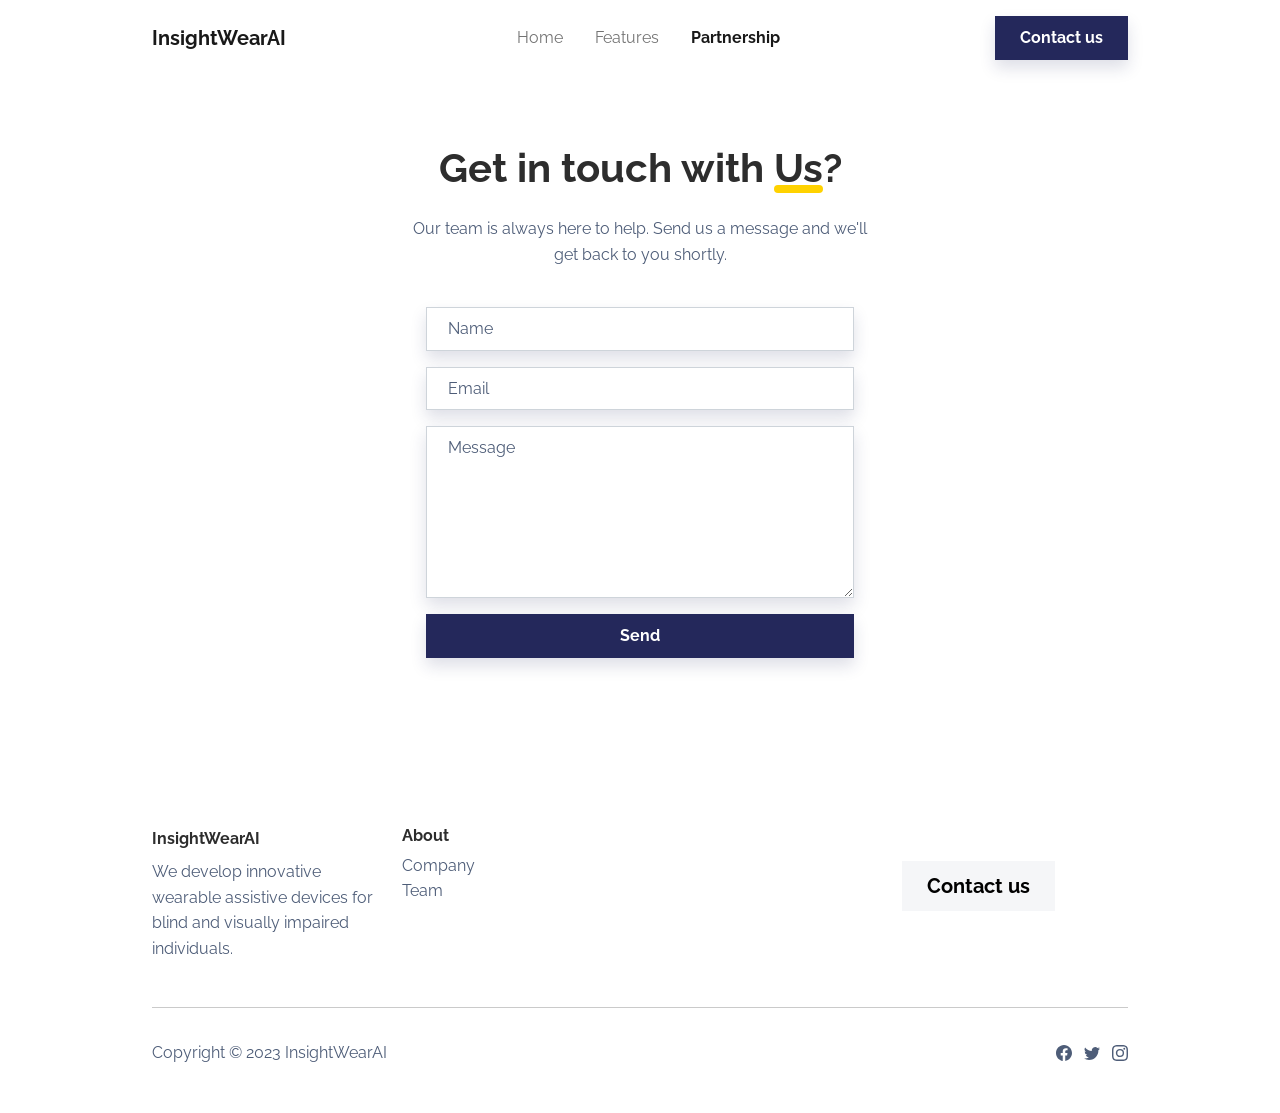
<file: contacts.html>
<!DOCTYPE html>
<html lang="en">

<head>
    <meta charset="utf-8">
    <meta name="viewport" content="width=device-width, initial-scale=1.0, shrink-to-fit=no">
    <title>Contacts - InsightWearAI</title>
    <meta name="description" content="InsightWearAI is a company that develops innovative gloves and wearable assistive devices for blind and visually impaired individuals. These devices are designed to provide users with greater independence and mobility by helping them navigate their surroundings and interact with the world around them.">
    <link rel="stylesheet" href="assets/bootstrap/css/bootstrap.min.css">
    <link rel="stylesheet" href="assets/css/Raleway.css">
</head>

<body>
    <!-- Start: Navbar Centered Links -->
    <nav class="navbar navbar-light navbar-expand-md fixed-top navbar-shrink py-3" id="mainNav">
        <div class="container"><a class="navbar-brand d-flex align-items-center" href="/"><span>InsightWearAI</span></a><button data-bs-toggle="collapse" class="navbar-toggler" data-bs-target="#navcol-1"><span class="visually-hidden">Toggle navigation</span><span class="navbar-toggler-icon"></span></button>
            <div class="collapse navbar-collapse" id="navcol-1">
                <ul class="navbar-nav mx-auto">
                    <li class="nav-item"><a class="nav-link" href="index.html">Home</a></li>
                    <li class="nav-item"><a class="nav-link" href="features.html">Features</a></li>
                    <li class="nav-item"></li>
                    <li class="nav-item"></li>
                    <li class="nav-item"></li>
                    <li class="nav-item"><a class="nav-link active" href="contacts.html">Partnership</a></li>
                    <li class="nav-item"></li>
                    <li class="nav-item"></li>
                </ul><a class="btn btn-primary shadow" role="button" href="signup.html">Contact us</a>
            </div>
        </div>
    </nav><!-- End: Navbar Centered Links -->
    <!-- Start: Contact Details -->
    <section class="py-5 mt-5">
        <div class="container py-5">
            <div class="row">
                <div class="col-md-8 col-xl-6 text-center mx-auto">
                    <h2 class="display-6 fw-bold mb-4">Get in touch with&nbsp;<span class="underline">Us</span>?</h2>
                    <p class="text-muted">Our team is always here to help. Send us a message and we'll get back to you shortly.</p>
                </div>
            </div>
            <div class="row d-flex justify-content-center">
                <div class="col-md-6">
                    <div>
                        <form class="p-3 p-xl-4" method="post">
                            <!-- Start: Success Example -->
                            <div class="mb-3"><input class="shadow form-control" type="text" id="name-1" name="name" placeholder="Name"></div><!-- End: Success Example -->
                            <!-- Start: Error Example -->
                            <div class="mb-3"><input class="shadow form-control" type="email" id="email-1" name="email" placeholder="Email"></div><!-- End: Error Example -->
                            <div class="mb-3"><textarea class="shadow form-control" id="message-1" name="message" rows="6" placeholder="Message"></textarea></div>
                            <div><button class="btn btn-primary shadow d-block w-100" type="submit">Send </button></div>
                        </form>
                    </div>
                </div>
            </div>
        </div>
    </section><!-- End: Contact Details -->
    <!-- Start: Footer Multi Column -->
    <footer>
        <div class="container py-4 py-lg-5">
            <div class="row row-cols-2 row-cols-md-4">
                <!-- Start: Social Icons -->
                <div class="col-12 col-md-3">
                    <div class="fw-bold d-flex align-items-center mb-2"><span>InsightWearAI</span></div>
                    <p class="text-muted">We develop innovative wearable assistive devices for blind and visually impaired individuals.&nbsp;</p>
                </div><!-- End: Social Icons -->
                <!-- Start: About -->
                <div class="col-sm-4 col-md-3 text-lg-start d-flex flex-column">
                    <h3 class="fs-6 fw-bold">About</h3>
                    <ul class="list-unstyled">
                        <li><a href="#">Company</a></li>
                        <li><a href="#">Team</a></li>
                        <li></li>
                    </ul>
                </div><!-- End: About -->
                <!-- Start: Careers -->
                <div class="col-sm-4 col-md-3 text-lg-start d-flex flex-column">
                    <ul class="list-unstyled">
                        <li></li>
                        <li></li>
                    </ul>
                </div><!-- End: Careers -->
                <div class="col"><a class="btn btn-light fs-5 py-2 px-4" role="button" href="contacts.html" style="padding-bottom: 0px;margin-bottom: 80px;margin-top: 35px;">Contact us</a></div>
            </div>
            <hr>
            <div class="text-muted d-flex justify-content-between align-items-center pt-3">
                <p class="mb-0">Copyright © 2023 InsightWearAI</p>
                <ul class="list-inline mb-0">
                    <li class="list-inline-item"><svg xmlns="http://www.w3.org/2000/svg" width="1em" height="1em" fill="currentColor" viewBox="0 0 16 16" class="bi bi-facebook">
                            <path d="M16 8.049c0-4.446-3.582-8.05-8-8.05C3.58 0-.002 3.603-.002 8.05c0 4.017 2.926 7.347 6.75 7.951v-5.625h-2.03V8.05H6.75V6.275c0-2.017 1.195-3.131 3.022-3.131.876 0 1.791.157 1.791.157v1.98h-1.009c-.993 0-1.303.621-1.303 1.258v1.51h2.218l-.354 2.326H9.25V16c3.824-.604 6.75-3.934 6.75-7.951z"></path>
                        </svg></li>
                    <li class="list-inline-item"><svg xmlns="http://www.w3.org/2000/svg" width="1em" height="1em" fill="currentColor" viewBox="0 0 16 16" class="bi bi-twitter">
                            <path d="M5.026 15c6.038 0 9.341-5.003 9.341-9.334 0-.14 0-.282-.006-.422A6.685 6.685 0 0 0 16 3.542a6.658 6.658 0 0 1-1.889.518 3.301 3.301 0 0 0 1.447-1.817 6.533 6.533 0 0 1-2.087.793A3.286 3.286 0 0 0 7.875 6.03a9.325 9.325 0 0 1-6.767-3.429 3.289 3.289 0 0 0 1.018 4.382A3.323 3.323 0 0 1 .64 6.575v.045a3.288 3.288 0 0 0 2.632 3.218 3.203 3.203 0 0 1-.865.115 3.23 3.23 0 0 1-.614-.057 3.283 3.283 0 0 0 3.067 2.277A6.588 6.588 0 0 1 .78 13.58a6.32 6.32 0 0 1-.78-.045A9.344 9.344 0 0 0 5.026 15z"></path>
                        </svg></li>
                    <li class="list-inline-item"><svg xmlns="http://www.w3.org/2000/svg" width="1em" height="1em" fill="currentColor" viewBox="0 0 16 16" class="bi bi-instagram">
                            <path d="M8 0C5.829 0 5.556.01 4.703.048 3.85.088 3.269.222 2.76.42a3.917 3.917 0 0 0-1.417.923A3.927 3.927 0 0 0 .42 2.76C.222 3.268.087 3.85.048 4.7.01 5.555 0 5.827 0 8.001c0 2.172.01 2.444.048 3.297.04.852.174 1.433.372 1.942.205.526.478.972.923 1.417.444.445.89.719 1.416.923.51.198 1.09.333 1.942.372C5.555 15.99 5.827 16 8 16s2.444-.01 3.298-.048c.851-.04 1.434-.174 1.943-.372a3.916 3.916 0 0 0 1.416-.923c.445-.445.718-.891.923-1.417.197-.509.332-1.09.372-1.942C15.99 10.445 16 10.173 16 8s-.01-2.445-.048-3.299c-.04-.851-.175-1.433-.372-1.941a3.926 3.926 0 0 0-.923-1.417A3.911 3.911 0 0 0 13.24.42c-.51-.198-1.092-.333-1.943-.372C10.443.01 10.172 0 7.998 0h.003zm-.717 1.442h.718c2.136 0 2.389.007 3.232.046.78.035 1.204.166 1.486.275.373.145.64.319.92.599.28.28.453.546.598.92.11.281.24.705.275 1.485.039.843.047 1.096.047 3.231s-.008 2.389-.047 3.232c-.035.78-.166 1.203-.275 1.485a2.47 2.47 0 0 1-.599.919c-.28.28-.546.453-.92.598-.28.11-.704.24-1.485.276-.843.038-1.096.047-3.232.047s-2.39-.009-3.233-.047c-.78-.036-1.203-.166-1.485-.276a2.478 2.478 0 0 1-.92-.598 2.48 2.48 0 0 1-.6-.92c-.109-.281-.24-.705-.275-1.485-.038-.843-.046-1.096-.046-3.233 0-2.136.008-2.388.046-3.231.036-.78.166-1.204.276-1.486.145-.373.319-.64.599-.92.28-.28.546-.453.92-.598.282-.11.705-.24 1.485-.276.738-.034 1.024-.044 2.515-.045v.002zm4.988 1.328a.96.96 0 1 0 0 1.92.96.96 0 0 0 0-1.92zm-4.27 1.122a4.109 4.109 0 1 0 0 8.217 4.109 4.109 0 0 0 0-8.217zm0 1.441a2.667 2.667 0 1 1 0 5.334 2.667 2.667 0 0 1 0-5.334z"></path>
                        </svg></li>
                </ul>
            </div>
        </div>
    </footer><!-- End: Footer Multi Column -->
    <script src="https://cdn.jsdelivr.net/npm/bootstrap@5.2.2/dist/js/bootstrap.bundle.min.js"></script>
    <script src="assets/js/startup-modern.js"></script>
</body>

</html>
</file>
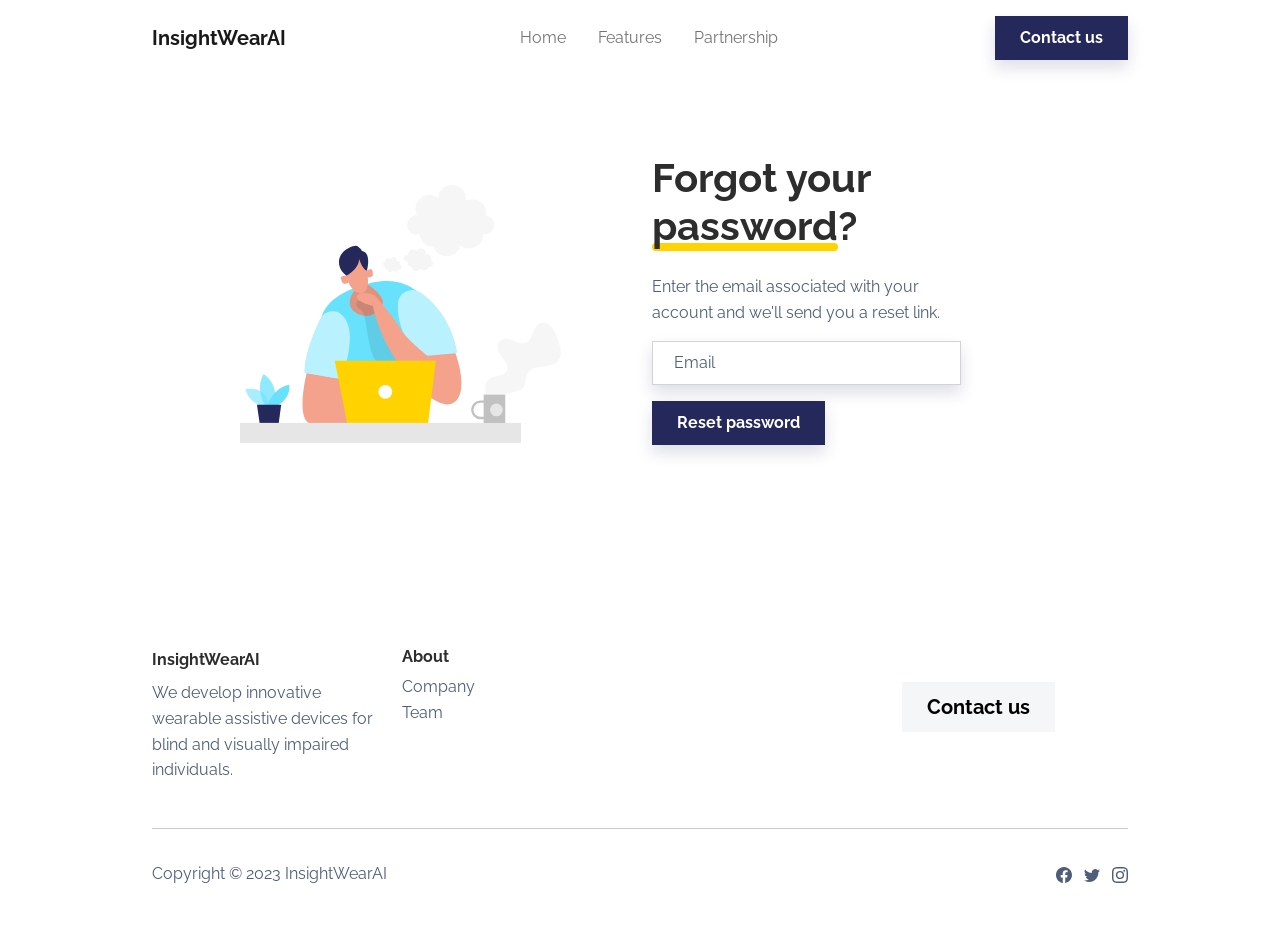
<file: forgotten-password.html>
<!DOCTYPE html>
<html lang="en">

<head>
    <meta charset="utf-8">
    <meta name="viewport" content="width=device-width, initial-scale=1.0, shrink-to-fit=no">
    <title>Forgotten Password - InsightWearAI</title>
    <meta name="description" content="InsightWearAI is a company that develops innovative gloves and wearable assistive devices for blind and visually impaired individuals. These devices are designed to provide users with greater independence and mobility by helping them navigate their surroundings and interact with the world around them.">
    <link rel="stylesheet" href="assets/bootstrap/css/bootstrap.min.css">
    <link rel="stylesheet" href="assets/css/Raleway.css">
</head>

<body>
    <!-- Start: Navbar Centered Links -->
    <nav class="navbar navbar-light navbar-expand-md fixed-top navbar-shrink py-3" id="mainNav">
        <div class="container"><a class="navbar-brand d-flex align-items-center" href="/"><span>InsightWearAI</span></a><button data-bs-toggle="collapse" class="navbar-toggler" data-bs-target="#navcol-1"><span class="visually-hidden">Toggle navigation</span><span class="navbar-toggler-icon"></span></button>
            <div class="collapse navbar-collapse" id="navcol-1">
                <ul class="navbar-nav mx-auto">
                    <li class="nav-item"><a class="nav-link" href="index.html">Home</a></li>
                    <li class="nav-item"><a class="nav-link" href="features.html">Features</a></li>
                    <li class="nav-item"></li>
                    <li class="nav-item"></li>
                    <li class="nav-item"></li>
                    <li class="nav-item"><a class="nav-link" href="contacts.html">Partnership</a></li>
                    <li class="nav-item"></li>
                    <li class="nav-item"></li>
                </ul><a class="btn btn-primary shadow" role="button" href="signup.html">Contact us</a>
            </div>
        </div>
    </nav><!-- End: Navbar Centered Links -->
    <section class="py-4 py-md-5 mt-5">
        <div class="container py-md-5">
            <div class="row d-flex align-items-center">
                <div class="col-md-6 text-center"><img class="img-fluid w-100" src="assets/img/illustrations/desk.svg"></div>
                <div class="col-md-5 col-xl-4 text-center text-md-start">
                    <h2 class="display-6 fw-bold mb-4">Forgot your <span class="underline">password</span>?</h2>
                    <p class="text-muted">Enter the email associated with your account and we'll send you a reset link.</p>
                    <form method="post">
                        <div class="mb-3"><input class="shadow form-control" type="email" name="email" placeholder="Email"></div>
                        <div class="mb-5"><button class="btn btn-primary shadow" type="submit">Reset password</button></div>
                    </form>
                </div>
            </div>
        </div>
    </section><!-- Start: Footer Multi Column -->
    <footer>
        <div class="container py-4 py-lg-5">
            <div class="row row-cols-2 row-cols-md-4">
                <!-- Start: Social Icons -->
                <div class="col-12 col-md-3">
                    <div class="fw-bold d-flex align-items-center mb-2"><span>InsightWearAI</span></div>
                    <p class="text-muted">We develop innovative wearable assistive devices for blind and visually impaired individuals.&nbsp;</p>
                </div><!-- End: Social Icons -->
                <!-- Start: About -->
                <div class="col-sm-4 col-md-3 text-lg-start d-flex flex-column">
                    <h3 class="fs-6 fw-bold">About</h3>
                    <ul class="list-unstyled">
                        <li><a href="#">Company</a></li>
                        <li><a href="#">Team</a></li>
                        <li></li>
                    </ul>
                </div><!-- End: About -->
                <!-- Start: Careers -->
                <div class="col-sm-4 col-md-3 text-lg-start d-flex flex-column">
                    <ul class="list-unstyled">
                        <li></li>
                        <li></li>
                    </ul>
                </div><!-- End: Careers -->
                <div class="col"><a class="btn btn-light fs-5 py-2 px-4" role="button" href="contacts.html" style="padding-bottom: 0px;margin-bottom: 80px;margin-top: 35px;">Contact us</a></div>
            </div>
            <hr>
            <div class="text-muted d-flex justify-content-between align-items-center pt-3">
                <p class="mb-0">Copyright © 2023 InsightWearAI</p>
                <ul class="list-inline mb-0">
                    <li class="list-inline-item"><svg xmlns="http://www.w3.org/2000/svg" width="1em" height="1em" fill="currentColor" viewBox="0 0 16 16" class="bi bi-facebook">
                            <path d="M16 8.049c0-4.446-3.582-8.05-8-8.05C3.58 0-.002 3.603-.002 8.05c0 4.017 2.926 7.347 6.75 7.951v-5.625h-2.03V8.05H6.75V6.275c0-2.017 1.195-3.131 3.022-3.131.876 0 1.791.157 1.791.157v1.98h-1.009c-.993 0-1.303.621-1.303 1.258v1.51h2.218l-.354 2.326H9.25V16c3.824-.604 6.75-3.934 6.75-7.951z"></path>
                        </svg></li>
                    <li class="list-inline-item"><svg xmlns="http://www.w3.org/2000/svg" width="1em" height="1em" fill="currentColor" viewBox="0 0 16 16" class="bi bi-twitter">
                            <path d="M5.026 15c6.038 0 9.341-5.003 9.341-9.334 0-.14 0-.282-.006-.422A6.685 6.685 0 0 0 16 3.542a6.658 6.658 0 0 1-1.889.518 3.301 3.301 0 0 0 1.447-1.817 6.533 6.533 0 0 1-2.087.793A3.286 3.286 0 0 0 7.875 6.03a9.325 9.325 0 0 1-6.767-3.429 3.289 3.289 0 0 0 1.018 4.382A3.323 3.323 0 0 1 .64 6.575v.045a3.288 3.288 0 0 0 2.632 3.218 3.203 3.203 0 0 1-.865.115 3.23 3.23 0 0 1-.614-.057 3.283 3.283 0 0 0 3.067 2.277A6.588 6.588 0 0 1 .78 13.58a6.32 6.32 0 0 1-.78-.045A9.344 9.344 0 0 0 5.026 15z"></path>
                        </svg></li>
                    <li class="list-inline-item"><svg xmlns="http://www.w3.org/2000/svg" width="1em" height="1em" fill="currentColor" viewBox="0 0 16 16" class="bi bi-instagram">
                            <path d="M8 0C5.829 0 5.556.01 4.703.048 3.85.088 3.269.222 2.76.42a3.917 3.917 0 0 0-1.417.923A3.927 3.927 0 0 0 .42 2.76C.222 3.268.087 3.85.048 4.7.01 5.555 0 5.827 0 8.001c0 2.172.01 2.444.048 3.297.04.852.174 1.433.372 1.942.205.526.478.972.923 1.417.444.445.89.719 1.416.923.51.198 1.09.333 1.942.372C5.555 15.99 5.827 16 8 16s2.444-.01 3.298-.048c.851-.04 1.434-.174 1.943-.372a3.916 3.916 0 0 0 1.416-.923c.445-.445.718-.891.923-1.417.197-.509.332-1.09.372-1.942C15.99 10.445 16 10.173 16 8s-.01-2.445-.048-3.299c-.04-.851-.175-1.433-.372-1.941a3.926 3.926 0 0 0-.923-1.417A3.911 3.911 0 0 0 13.24.42c-.51-.198-1.092-.333-1.943-.372C10.443.01 10.172 0 7.998 0h.003zm-.717 1.442h.718c2.136 0 2.389.007 3.232.046.78.035 1.204.166 1.486.275.373.145.64.319.92.599.28.28.453.546.598.92.11.281.24.705.275 1.485.039.843.047 1.096.047 3.231s-.008 2.389-.047 3.232c-.035.78-.166 1.203-.275 1.485a2.47 2.47 0 0 1-.599.919c-.28.28-.546.453-.92.598-.28.11-.704.24-1.485.276-.843.038-1.096.047-3.232.047s-2.39-.009-3.233-.047c-.78-.036-1.203-.166-1.485-.276a2.478 2.478 0 0 1-.92-.598 2.48 2.48 0 0 1-.6-.92c-.109-.281-.24-.705-.275-1.485-.038-.843-.046-1.096-.046-3.233 0-2.136.008-2.388.046-3.231.036-.78.166-1.204.276-1.486.145-.373.319-.64.599-.92.28-.28.546-.453.92-.598.282-.11.705-.24 1.485-.276.738-.034 1.024-.044 2.515-.045v.002zm4.988 1.328a.96.96 0 1 0 0 1.92.96.96 0 0 0 0-1.92zm-4.27 1.122a4.109 4.109 0 1 0 0 8.217 4.109 4.109 0 0 0 0-8.217zm0 1.441a2.667 2.667 0 1 1 0 5.334 2.667 2.667 0 0 1 0-5.334z"></path>
                        </svg></li>
                </ul>
            </div>
        </div>
    </footer><!-- End: Footer Multi Column -->
    <script src="https://cdn.jsdelivr.net/npm/bootstrap@5.2.2/dist/js/bootstrap.bundle.min.js"></script>
    <script src="assets/js/startup-modern.js"></script>
</body>

</html>
</file>
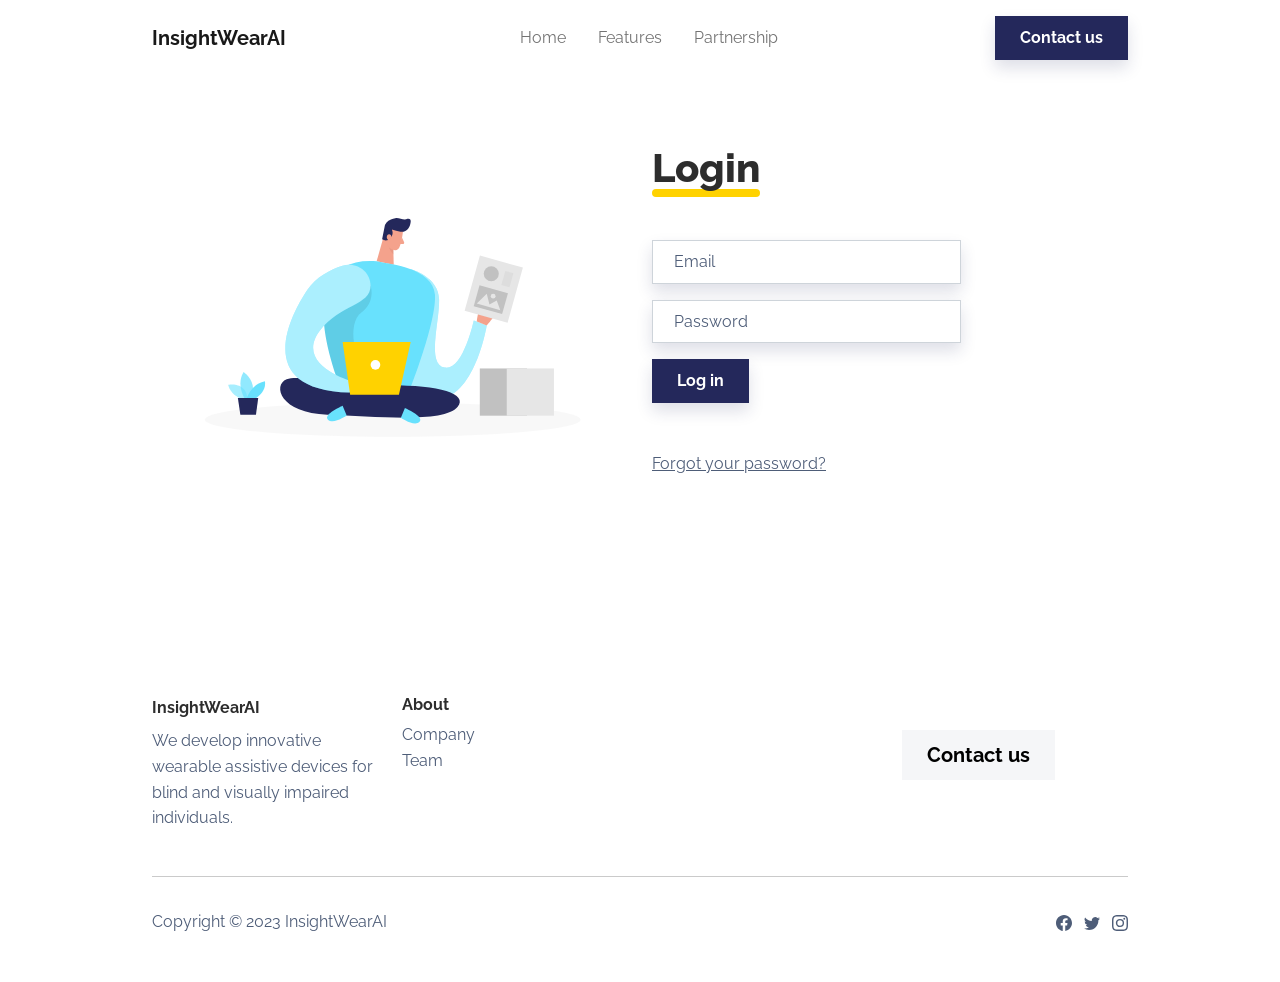
<file: login.html>
<!DOCTYPE html>
<html lang="en">

<head>
    <meta charset="utf-8">
    <meta name="viewport" content="width=device-width, initial-scale=1.0, shrink-to-fit=no">
    <title>Log in - InsightWearAI</title>
    <meta name="description" content="InsightWearAI is a company that develops innovative gloves and wearable assistive devices for blind and visually impaired individuals. These devices are designed to provide users with greater independence and mobility by helping them navigate their surroundings and interact with the world around them.">
    <link rel="stylesheet" href="assets/bootstrap/css/bootstrap.min.css">
    <link rel="stylesheet" href="assets/css/Raleway.css">
</head>

<body>
    <!-- Start: Navbar Centered Links -->
    <nav class="navbar navbar-light navbar-expand-md fixed-top navbar-shrink py-3" id="mainNav">
        <div class="container"><a class="navbar-brand d-flex align-items-center" href="/"><span>InsightWearAI</span></a><button data-bs-toggle="collapse" class="navbar-toggler" data-bs-target="#navcol-1"><span class="visually-hidden">Toggle navigation</span><span class="navbar-toggler-icon"></span></button>
            <div class="collapse navbar-collapse" id="navcol-1">
                <ul class="navbar-nav mx-auto">
                    <li class="nav-item"><a class="nav-link" href="index.html">Home</a></li>
                    <li class="nav-item"><a class="nav-link" href="features.html">Features</a></li>
                    <li class="nav-item"></li>
                    <li class="nav-item"></li>
                    <li class="nav-item"></li>
                    <li class="nav-item"><a class="nav-link" href="contacts.html">Partnership</a></li>
                    <li class="nav-item"></li>
                    <li class="nav-item"></li>
                </ul><a class="btn btn-primary shadow" role="button" href="signup.html">Contact us</a>
            </div>
        </div>
    </nav><!-- End: Navbar Centered Links -->
    <!-- Start: Login Form -->
    <section class="py-4 py-md-5 my-5">
        <div class="container py-md-5">
            <div class="row">
                <div class="col-md-6 text-center"><img class="img-fluid w-100" src="assets/img/illustrations/login.svg"></div>
                <div class="col-md-5 col-xl-4 text-center text-md-start">
                    <h2 class="display-6 fw-bold mb-5"><span class="underline pb-1"><strong>Login</strong><br></span></h2>
                    <form method="post">
                        <div class="mb-3"><input class="shadow form-control" type="email" name="email" placeholder="Email"></div>
                        <div class="mb-3"><input class="shadow form-control" type="password" name="password" placeholder="Password"></div>
                        <div class="mb-5"><button class="btn btn-primary shadow" type="submit">Log in</button></div>
                        <p class="text-muted"><a href="forgotten-password.html">Forgot your password?</a></p>
                    </form>
                </div>
            </div>
        </div>
    </section><!-- End: Login Form -->
    <!-- Start: Footer Multi Column -->
    <footer>
        <div class="container py-4 py-lg-5">
            <div class="row row-cols-2 row-cols-md-4">
                <!-- Start: Social Icons -->
                <div class="col-12 col-md-3">
                    <div class="fw-bold d-flex align-items-center mb-2"><span>InsightWearAI</span></div>
                    <p class="text-muted">We develop innovative wearable assistive devices for blind and visually impaired individuals.&nbsp;</p>
                </div><!-- End: Social Icons -->
                <!-- Start: About -->
                <div class="col-sm-4 col-md-3 text-lg-start d-flex flex-column">
                    <h3 class="fs-6 fw-bold">About</h3>
                    <ul class="list-unstyled">
                        <li><a href="#">Company</a></li>
                        <li><a href="#">Team</a></li>
                        <li></li>
                    </ul>
                </div><!-- End: About -->
                <!-- Start: Careers -->
                <div class="col-sm-4 col-md-3 text-lg-start d-flex flex-column">
                    <ul class="list-unstyled">
                        <li></li>
                        <li></li>
                    </ul>
                </div><!-- End: Careers -->
                <div class="col"><a class="btn btn-light fs-5 py-2 px-4" role="button" href="contacts.html" style="padding-bottom: 0px;margin-bottom: 80px;margin-top: 35px;">Contact us</a></div>
            </div>
            <hr>
            <div class="text-muted d-flex justify-content-between align-items-center pt-3">
                <p class="mb-0">Copyright © 2023 InsightWearAI</p>
                <ul class="list-inline mb-0">
                    <li class="list-inline-item"><svg xmlns="http://www.w3.org/2000/svg" width="1em" height="1em" fill="currentColor" viewBox="0 0 16 16" class="bi bi-facebook">
                            <path d="M16 8.049c0-4.446-3.582-8.05-8-8.05C3.58 0-.002 3.603-.002 8.05c0 4.017 2.926 7.347 6.75 7.951v-5.625h-2.03V8.05H6.75V6.275c0-2.017 1.195-3.131 3.022-3.131.876 0 1.791.157 1.791.157v1.98h-1.009c-.993 0-1.303.621-1.303 1.258v1.51h2.218l-.354 2.326H9.25V16c3.824-.604 6.75-3.934 6.75-7.951z"></path>
                        </svg></li>
                    <li class="list-inline-item"><svg xmlns="http://www.w3.org/2000/svg" width="1em" height="1em" fill="currentColor" viewBox="0 0 16 16" class="bi bi-twitter">
                            <path d="M5.026 15c6.038 0 9.341-5.003 9.341-9.334 0-.14 0-.282-.006-.422A6.685 6.685 0 0 0 16 3.542a6.658 6.658 0 0 1-1.889.518 3.301 3.301 0 0 0 1.447-1.817 6.533 6.533 0 0 1-2.087.793A3.286 3.286 0 0 0 7.875 6.03a9.325 9.325 0 0 1-6.767-3.429 3.289 3.289 0 0 0 1.018 4.382A3.323 3.323 0 0 1 .64 6.575v.045a3.288 3.288 0 0 0 2.632 3.218 3.203 3.203 0 0 1-.865.115 3.23 3.23 0 0 1-.614-.057 3.283 3.283 0 0 0 3.067 2.277A6.588 6.588 0 0 1 .78 13.58a6.32 6.32 0 0 1-.78-.045A9.344 9.344 0 0 0 5.026 15z"></path>
                        </svg></li>
                    <li class="list-inline-item"><svg xmlns="http://www.w3.org/2000/svg" width="1em" height="1em" fill="currentColor" viewBox="0 0 16 16" class="bi bi-instagram">
                            <path d="M8 0C5.829 0 5.556.01 4.703.048 3.85.088 3.269.222 2.76.42a3.917 3.917 0 0 0-1.417.923A3.927 3.927 0 0 0 .42 2.76C.222 3.268.087 3.85.048 4.7.01 5.555 0 5.827 0 8.001c0 2.172.01 2.444.048 3.297.04.852.174 1.433.372 1.942.205.526.478.972.923 1.417.444.445.89.719 1.416.923.51.198 1.09.333 1.942.372C5.555 15.99 5.827 16 8 16s2.444-.01 3.298-.048c.851-.04 1.434-.174 1.943-.372a3.916 3.916 0 0 0 1.416-.923c.445-.445.718-.891.923-1.417.197-.509.332-1.09.372-1.942C15.99 10.445 16 10.173 16 8s-.01-2.445-.048-3.299c-.04-.851-.175-1.433-.372-1.941a3.926 3.926 0 0 0-.923-1.417A3.911 3.911 0 0 0 13.24.42c-.51-.198-1.092-.333-1.943-.372C10.443.01 10.172 0 7.998 0h.003zm-.717 1.442h.718c2.136 0 2.389.007 3.232.046.78.035 1.204.166 1.486.275.373.145.64.319.92.599.28.28.453.546.598.92.11.281.24.705.275 1.485.039.843.047 1.096.047 3.231s-.008 2.389-.047 3.232c-.035.78-.166 1.203-.275 1.485a2.47 2.47 0 0 1-.599.919c-.28.28-.546.453-.92.598-.28.11-.704.24-1.485.276-.843.038-1.096.047-3.232.047s-2.39-.009-3.233-.047c-.78-.036-1.203-.166-1.485-.276a2.478 2.478 0 0 1-.92-.598 2.48 2.48 0 0 1-.6-.92c-.109-.281-.24-.705-.275-1.485-.038-.843-.046-1.096-.046-3.233 0-2.136.008-2.388.046-3.231.036-.78.166-1.204.276-1.486.145-.373.319-.64.599-.92.28-.28.546-.453.92-.598.282-.11.705-.24 1.485-.276.738-.034 1.024-.044 2.515-.045v.002zm4.988 1.328a.96.96 0 1 0 0 1.92.96.96 0 0 0 0-1.92zm-4.27 1.122a4.109 4.109 0 1 0 0 8.217 4.109 4.109 0 0 0 0-8.217zm0 1.441a2.667 2.667 0 1 1 0 5.334 2.667 2.667 0 0 1 0-5.334z"></path>
                        </svg></li>
                </ul>
            </div>
        </div>
    </footer><!-- End: Footer Multi Column -->
    <script src="https://cdn.jsdelivr.net/npm/bootstrap@5.2.2/dist/js/bootstrap.bundle.min.js"></script>
    <script src="assets/js/startup-modern.js"></script>
</body>

</html>
</file>
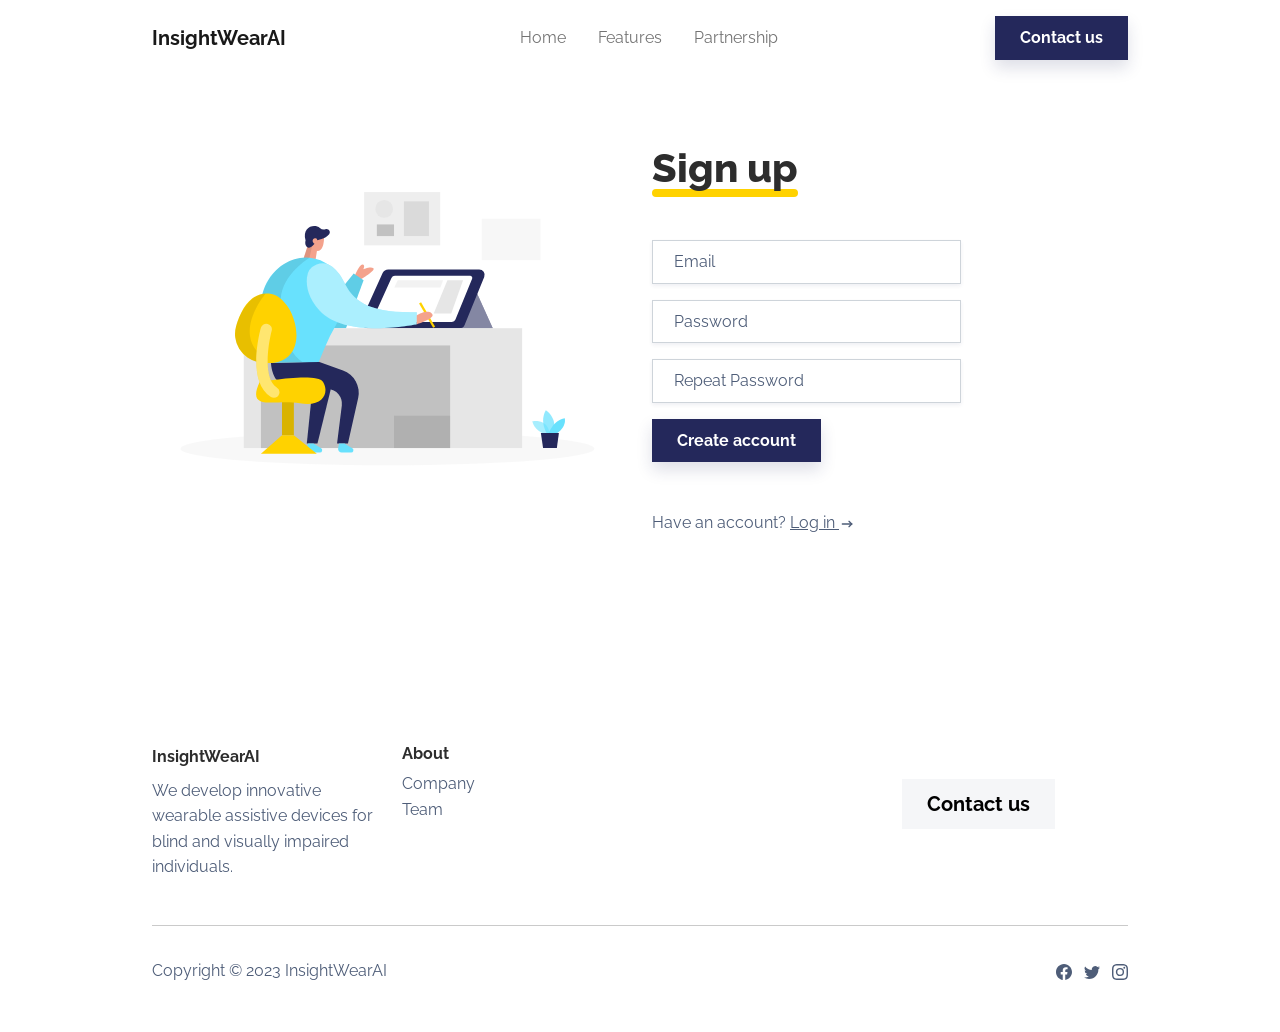
<file: signup.html>
<!DOCTYPE html>
<html lang="en">

<head>
    <meta charset="utf-8">
    <meta name="viewport" content="width=device-width, initial-scale=1.0, shrink-to-fit=no">
    <title>Sign up - InsightWearAI</title>
    <meta name="description" content="InsightWearAI is a company that develops innovative gloves and wearable assistive devices for blind and visually impaired individuals. These devices are designed to provide users with greater independence and mobility by helping them navigate their surroundings and interact with the world around them.">
    <link rel="stylesheet" href="assets/bootstrap/css/bootstrap.min.css">
    <link rel="stylesheet" href="assets/css/Raleway.css">
</head>

<body>
    <!-- Start: Navbar Centered Links -->
    <nav class="navbar navbar-light navbar-expand-md fixed-top navbar-shrink py-3" id="mainNav">
        <div class="container"><a class="navbar-brand d-flex align-items-center" href="/"><span>InsightWearAI</span></a><button data-bs-toggle="collapse" class="navbar-toggler" data-bs-target="#navcol-1"><span class="visually-hidden">Toggle navigation</span><span class="navbar-toggler-icon"></span></button>
            <div class="collapse navbar-collapse" id="navcol-1">
                <ul class="navbar-nav mx-auto">
                    <li class="nav-item"><a class="nav-link" href="index.html">Home</a></li>
                    <li class="nav-item"><a class="nav-link" href="features.html">Features</a></li>
                    <li class="nav-item"></li>
                    <li class="nav-item"></li>
                    <li class="nav-item"></li>
                    <li class="nav-item"><a class="nav-link" href="contacts.html">Partnership</a></li>
                    <li class="nav-item"></li>
                    <li class="nav-item"></li>
                </ul><a class="btn btn-primary shadow" role="button" href="signup.html">Contact us</a>
            </div>
        </div>
    </nav><!-- End: Navbar Centered Links -->
    <section class="py-4 py-md-5 my-5">
        <div class="container py-md-5">
            <div class="row">
                <div class="col-md-6 text-center"><img class="img-fluid w-100" src="assets/img/illustrations/register.svg"></div>
                <div class="col-md-5 col-xl-4 text-center text-md-start">
                    <h2 class="display-6 fw-bold mb-5"><span class="underline pb-1"><strong>Sign up</strong></span></h2>
                    <form method="post">
                        <div class="mb-3"><input class="shadow-sm form-control" type="email" name="email" placeholder="Email"></div>
                        <div class="mb-3"><input class="shadow-sm form-control" type="password" name="password" placeholder="Password"></div>
                        <div class="mb-3"><input class="shadow-sm form-control" type="password" name="password_repeat" placeholder="Repeat Password"></div>
                        <div class="mb-5"><button class="btn btn-primary shadow" type="submit">Create account</button></div>
                        <p class="text-muted">Have an account? <a href="login.html">Log in&nbsp;<svg xmlns="http://www.w3.org/2000/svg" width="1em" height="1em" viewBox="0 0 24 24" stroke-width="2" stroke="currentColor" fill="none" stroke-linecap="round" stroke-linejoin="round" class="icon icon-tabler icon-tabler-arrow-narrow-right">
                                    <path stroke="none" d="M0 0h24v24H0z" fill="none"></path>
                                    <line x1="5" y1="12" x2="19" y2="12"></line>
                                    <line x1="15" y1="16" x2="19" y2="12"></line>
                                    <line x1="15" y1="8" x2="19" y2="12"></line>
                                </svg></a>&nbsp;</p>
                    </form>
                </div>
            </div>
        </div>
    </section><!-- Start: Footer Multi Column -->
    <footer>
        <div class="container py-4 py-lg-5">
            <div class="row row-cols-2 row-cols-md-4">
                <!-- Start: Social Icons -->
                <div class="col-12 col-md-3">
                    <div class="fw-bold d-flex align-items-center mb-2"><span>InsightWearAI</span></div>
                    <p class="text-muted">We develop innovative wearable assistive devices for blind and visually impaired individuals.&nbsp;</p>
                </div><!-- End: Social Icons -->
                <!-- Start: About -->
                <div class="col-sm-4 col-md-3 text-lg-start d-flex flex-column">
                    <h3 class="fs-6 fw-bold">About</h3>
                    <ul class="list-unstyled">
                        <li><a href="#">Company</a></li>
                        <li><a href="#">Team</a></li>
                        <li></li>
                    </ul>
                </div><!-- End: About -->
                <!-- Start: Careers -->
                <div class="col-sm-4 col-md-3 text-lg-start d-flex flex-column">
                    <ul class="list-unstyled">
                        <li></li>
                        <li></li>
                    </ul>
                </div><!-- End: Careers -->
                <div class="col"><a class="btn btn-light fs-5 py-2 px-4" role="button" href="contacts.html" style="padding-bottom: 0px;margin-bottom: 80px;margin-top: 35px;">Contact us</a></div>
            </div>
            <hr>
            <div class="text-muted d-flex justify-content-between align-items-center pt-3">
                <p class="mb-0">Copyright © 2023 InsightWearAI</p>
                <ul class="list-inline mb-0">
                    <li class="list-inline-item"><svg xmlns="http://www.w3.org/2000/svg" width="1em" height="1em" fill="currentColor" viewBox="0 0 16 16" class="bi bi-facebook">
                            <path d="M16 8.049c0-4.446-3.582-8.05-8-8.05C3.58 0-.002 3.603-.002 8.05c0 4.017 2.926 7.347 6.75 7.951v-5.625h-2.03V8.05H6.75V6.275c0-2.017 1.195-3.131 3.022-3.131.876 0 1.791.157 1.791.157v1.98h-1.009c-.993 0-1.303.621-1.303 1.258v1.51h2.218l-.354 2.326H9.25V16c3.824-.604 6.75-3.934 6.75-7.951z"></path>
                        </svg></li>
                    <li class="list-inline-item"><svg xmlns="http://www.w3.org/2000/svg" width="1em" height="1em" fill="currentColor" viewBox="0 0 16 16" class="bi bi-twitter">
                            <path d="M5.026 15c6.038 0 9.341-5.003 9.341-9.334 0-.14 0-.282-.006-.422A6.685 6.685 0 0 0 16 3.542a6.658 6.658 0 0 1-1.889.518 3.301 3.301 0 0 0 1.447-1.817 6.533 6.533 0 0 1-2.087.793A3.286 3.286 0 0 0 7.875 6.03a9.325 9.325 0 0 1-6.767-3.429 3.289 3.289 0 0 0 1.018 4.382A3.323 3.323 0 0 1 .64 6.575v.045a3.288 3.288 0 0 0 2.632 3.218 3.203 3.203 0 0 1-.865.115 3.23 3.23 0 0 1-.614-.057 3.283 3.283 0 0 0 3.067 2.277A6.588 6.588 0 0 1 .78 13.58a6.32 6.32 0 0 1-.78-.045A9.344 9.344 0 0 0 5.026 15z"></path>
                        </svg></li>
                    <li class="list-inline-item"><svg xmlns="http://www.w3.org/2000/svg" width="1em" height="1em" fill="currentColor" viewBox="0 0 16 16" class="bi bi-instagram">
                            <path d="M8 0C5.829 0 5.556.01 4.703.048 3.85.088 3.269.222 2.76.42a3.917 3.917 0 0 0-1.417.923A3.927 3.927 0 0 0 .42 2.76C.222 3.268.087 3.85.048 4.7.01 5.555 0 5.827 0 8.001c0 2.172.01 2.444.048 3.297.04.852.174 1.433.372 1.942.205.526.478.972.923 1.417.444.445.89.719 1.416.923.51.198 1.09.333 1.942.372C5.555 15.99 5.827 16 8 16s2.444-.01 3.298-.048c.851-.04 1.434-.174 1.943-.372a3.916 3.916 0 0 0 1.416-.923c.445-.445.718-.891.923-1.417.197-.509.332-1.09.372-1.942C15.99 10.445 16 10.173 16 8s-.01-2.445-.048-3.299c-.04-.851-.175-1.433-.372-1.941a3.926 3.926 0 0 0-.923-1.417A3.911 3.911 0 0 0 13.24.42c-.51-.198-1.092-.333-1.943-.372C10.443.01 10.172 0 7.998 0h.003zm-.717 1.442h.718c2.136 0 2.389.007 3.232.046.78.035 1.204.166 1.486.275.373.145.64.319.92.599.28.28.453.546.598.92.11.281.24.705.275 1.485.039.843.047 1.096.047 3.231s-.008 2.389-.047 3.232c-.035.78-.166 1.203-.275 1.485a2.47 2.47 0 0 1-.599.919c-.28.28-.546.453-.92.598-.28.11-.704.24-1.485.276-.843.038-1.096.047-3.232.047s-2.39-.009-3.233-.047c-.78-.036-1.203-.166-1.485-.276a2.478 2.478 0 0 1-.92-.598 2.48 2.48 0 0 1-.6-.92c-.109-.281-.24-.705-.275-1.485-.038-.843-.046-1.096-.046-3.233 0-2.136.008-2.388.046-3.231.036-.78.166-1.204.276-1.486.145-.373.319-.64.599-.92.28-.28.546-.453.92-.598.282-.11.705-.24 1.485-.276.738-.034 1.024-.044 2.515-.045v.002zm4.988 1.328a.96.96 0 1 0 0 1.92.96.96 0 0 0 0-1.92zm-4.27 1.122a4.109 4.109 0 1 0 0 8.217 4.109 4.109 0 0 0 0-8.217zm0 1.441a2.667 2.667 0 1 1 0 5.334 2.667 2.667 0 0 1 0-5.334z"></path>
                        </svg></li>
                </ul>
            </div>
        </div>
    </footer><!-- End: Footer Multi Column -->
    <script src="https://cdn.jsdelivr.net/npm/bootstrap@5.2.2/dist/js/bootstrap.bundle.min.js"></script>
    <script src="assets/js/startup-modern.js"></script>
</body>

</html>
</file>
<file: assets/css/Raleway.css>
@font-face {
	font-family: 'Raleway';
	src: url(../../assets/fonts//s/raleway/v28/1Ptsg8zYS_SKggPNyCg4QIFqPfE.woff2) format('woff2');
	font-weight: 300;
	font-style: italic;
	font-display: swap;
	unicode-range: U+0460-052F, U+1C80-1C88, U+20B4, U+2DE0-2DFF, U+A640-A69F, U+FE2E-FE2F;
}

@font-face {
	font-family: 'Raleway';
	src: url(../../assets/fonts//s/raleway/v28/1Ptsg8zYS_SKggPNyCg4SYFqPfE.woff2) format('woff2');
	font-weight: 300;
	font-style: italic;
	font-display: swap;
	unicode-range: U+0301, U+0400-045F, U+0490-0491, U+04B0-04B1, U+2116;
}

@font-face {
	font-family: 'Raleway';
	src: url(../../assets/fonts//s/raleway/v28/1Ptsg8zYS_SKggPNyCg4QoFqPfE.woff2) format('woff2');
	font-weight: 300;
	font-style: italic;
	font-display: swap;
	unicode-range: U+0102-0103, U+0110-0111, U+0128-0129, U+0168-0169, U+01A0-01A1, U+01AF-01B0, U+1EA0-1EF9, U+20AB;
}

@font-face {
	font-family: 'Raleway';
	src: url(../../assets/fonts//s/raleway/v28/1Ptsg8zYS_SKggPNyCg4Q4FqPfE.woff2) format('woff2');
	font-weight: 300;
	font-style: italic;
	font-display: swap;
	unicode-range: U+0100-024F, U+0259, U+1E00-1EFF, U+2020, U+20A0-20AB, U+20AD-20CF, U+2113, U+2C60-2C7F, U+A720-A7FF;
}

@font-face {
	font-family: 'Raleway';
	src: url(../../assets/fonts//s/raleway/v28/1Ptsg8zYS_SKggPNyCg4TYFq.woff2) format('woff2');
	font-weight: 300;
	font-style: italic;
	font-display: swap;
	unicode-range: U+0000-00FF, U+0131, U+0152-0153, U+02BB-02BC, U+02C6, U+02DA, U+02DC, U+2000-206F, U+2074, U+20AC, U+2122, U+2191, U+2193, U+2212, U+2215, U+FEFF, U+FFFD;
}

@font-face {
	font-family: 'Raleway';
	src: url(../../assets/fonts//s/raleway/v28/1Ptsg8zYS_SKggPNyCg4QIFqPfE.woff2) format('woff2');
	font-weight: 400;
	font-style: italic;
	font-display: swap;
	unicode-range: U+0460-052F, U+1C80-1C88, U+20B4, U+2DE0-2DFF, U+A640-A69F, U+FE2E-FE2F;
}

@font-face {
	font-family: 'Raleway';
	src: url(../../assets/fonts//s/raleway/v28/1Ptsg8zYS_SKggPNyCg4SYFqPfE.woff2) format('woff2');
	font-weight: 400;
	font-style: italic;
	font-display: swap;
	unicode-range: U+0301, U+0400-045F, U+0490-0491, U+04B0-04B1, U+2116;
}

@font-face {
	font-family: 'Raleway';
	src: url(../../assets/fonts//s/raleway/v28/1Ptsg8zYS_SKggPNyCg4QoFqPfE.woff2) format('woff2');
	font-weight: 400;
	font-style: italic;
	font-display: swap;
	unicode-range: U+0102-0103, U+0110-0111, U+0128-0129, U+0168-0169, U+01A0-01A1, U+01AF-01B0, U+1EA0-1EF9, U+20AB;
}

@font-face {
	font-family: 'Raleway';
	src: url(../../assets/fonts//s/raleway/v28/1Ptsg8zYS_SKggPNyCg4Q4FqPfE.woff2) format('woff2');
	font-weight: 400;
	font-style: italic;
	font-display: swap;
	unicode-range: U+0100-024F, U+0259, U+1E00-1EFF, U+2020, U+20A0-20AB, U+20AD-20CF, U+2113, U+2C60-2C7F, U+A720-A7FF;
}

@font-face {
	font-family: 'Raleway';
	src: url(../../assets/fonts//s/raleway/v28/1Ptsg8zYS_SKggPNyCg4TYFq.woff2) format('woff2');
	font-weight: 400;
	font-style: italic;
	font-display: swap;
	unicode-range: U+0000-00FF, U+0131, U+0152-0153, U+02BB-02BC, U+02C6, U+02DA, U+02DC, U+2000-206F, U+2074, U+20AC, U+2122, U+2191, U+2193, U+2212, U+2215, U+FEFF, U+FFFD;
}

@font-face {
	font-family: 'Raleway';
	src: url(../../assets/fonts//s/raleway/v28/1Ptsg8zYS_SKggPNyCg4QIFqPfE.woff2) format('woff2');
	font-weight: 600;
	font-style: italic;
	font-display: swap;
	unicode-range: U+0460-052F, U+1C80-1C88, U+20B4, U+2DE0-2DFF, U+A640-A69F, U+FE2E-FE2F;
}

@font-face {
	font-family: 'Raleway';
	src: url(../../assets/fonts//s/raleway/v28/1Ptsg8zYS_SKggPNyCg4SYFqPfE.woff2) format('woff2');
	font-weight: 600;
	font-style: italic;
	font-display: swap;
	unicode-range: U+0301, U+0400-045F, U+0490-0491, U+04B0-04B1, U+2116;
}

@font-face {
	font-family: 'Raleway';
	src: url(../../assets/fonts//s/raleway/v28/1Ptsg8zYS_SKggPNyCg4QoFqPfE.woff2) format('woff2');
	font-weight: 600;
	font-style: italic;
	font-display: swap;
	unicode-range: U+0102-0103, U+0110-0111, U+0128-0129, U+0168-0169, U+01A0-01A1, U+01AF-01B0, U+1EA0-1EF9, U+20AB;
}

@font-face {
	font-family: 'Raleway';
	src: url(../../assets/fonts//s/raleway/v28/1Ptsg8zYS_SKggPNyCg4Q4FqPfE.woff2) format('woff2');
	font-weight: 600;
	font-style: italic;
	font-display: swap;
	unicode-range: U+0100-024F, U+0259, U+1E00-1EFF, U+2020, U+20A0-20AB, U+20AD-20CF, U+2113, U+2C60-2C7F, U+A720-A7FF;
}

@font-face {
	font-family: 'Raleway';
	src: url(../../assets/fonts//s/raleway/v28/1Ptsg8zYS_SKggPNyCg4TYFq.woff2) format('woff2');
	font-weight: 600;
	font-style: italic;
	font-display: swap;
	unicode-range: U+0000-00FF, U+0131, U+0152-0153, U+02BB-02BC, U+02C6, U+02DA, U+02DC, U+2000-206F, U+2074, U+20AC, U+2122, U+2191, U+2193, U+2212, U+2215, U+FEFF, U+FFFD;
}

@font-face {
	font-family: 'Raleway';
	src: url(../../assets/fonts//s/raleway/v28/1Ptsg8zYS_SKggPNyCg4QIFqPfE.woff2) format('woff2');
	font-weight: 700;
	font-style: italic;
	font-display: swap;
	unicode-range: U+0460-052F, U+1C80-1C88, U+20B4, U+2DE0-2DFF, U+A640-A69F, U+FE2E-FE2F;
}

@font-face {
	font-family: 'Raleway';
	src: url(../../assets/fonts//s/raleway/v28/1Ptsg8zYS_SKggPNyCg4SYFqPfE.woff2) format('woff2');
	font-weight: 700;
	font-style: italic;
	font-display: swap;
	unicode-range: U+0301, U+0400-045F, U+0490-0491, U+04B0-04B1, U+2116;
}

@font-face {
	font-family: 'Raleway';
	src: url(../../assets/fonts//s/raleway/v28/1Ptsg8zYS_SKggPNyCg4QoFqPfE.woff2) format('woff2');
	font-weight: 700;
	font-style: italic;
	font-display: swap;
	unicode-range: U+0102-0103, U+0110-0111, U+0128-0129, U+0168-0169, U+01A0-01A1, U+01AF-01B0, U+1EA0-1EF9, U+20AB;
}

@font-face {
	font-family: 'Raleway';
	src: url(../../assets/fonts//s/raleway/v28/1Ptsg8zYS_SKggPNyCg4Q4FqPfE.woff2) format('woff2');
	font-weight: 700;
	font-style: italic;
	font-display: swap;
	unicode-range: U+0100-024F, U+0259, U+1E00-1EFF, U+2020, U+20A0-20AB, U+20AD-20CF, U+2113, U+2C60-2C7F, U+A720-A7FF;
}

@font-face {
	font-family: 'Raleway';
	src: url(../../assets/fonts//s/raleway/v28/1Ptsg8zYS_SKggPNyCg4TYFq.woff2) format('woff2');
	font-weight: 700;
	font-style: italic;
	font-display: swap;
	unicode-range: U+0000-00FF, U+0131, U+0152-0153, U+02BB-02BC, U+02C6, U+02DA, U+02DC, U+2000-206F, U+2074, U+20AC, U+2122, U+2191, U+2193, U+2212, U+2215, U+FEFF, U+FFFD;
}

@font-face {
	font-family: 'Raleway';
	src: url(../../assets/fonts//s/raleway/v28/1Ptsg8zYS_SKggPNyCg4QIFqPfE.woff2) format('woff2');
	font-weight: 800;
	font-style: italic;
	font-display: swap;
	unicode-range: U+0460-052F, U+1C80-1C88, U+20B4, U+2DE0-2DFF, U+A640-A69F, U+FE2E-FE2F;
}

@font-face {
	font-family: 'Raleway';
	src: url(../../assets/fonts//s/raleway/v28/1Ptsg8zYS_SKggPNyCg4SYFqPfE.woff2) format('woff2');
	font-weight: 800;
	font-style: italic;
	font-display: swap;
	unicode-range: U+0301, U+0400-045F, U+0490-0491, U+04B0-04B1, U+2116;
}

@font-face {
	font-family: 'Raleway';
	src: url(../../assets/fonts//s/raleway/v28/1Ptsg8zYS_SKggPNyCg4QoFqPfE.woff2) format('woff2');
	font-weight: 800;
	font-style: italic;
	font-display: swap;
	unicode-range: U+0102-0103, U+0110-0111, U+0128-0129, U+0168-0169, U+01A0-01A1, U+01AF-01B0, U+1EA0-1EF9, U+20AB;
}

@font-face {
	font-family: 'Raleway';
	src: url(../../assets/fonts//s/raleway/v28/1Ptsg8zYS_SKggPNyCg4Q4FqPfE.woff2) format('woff2');
	font-weight: 800;
	font-style: italic;
	font-display: swap;
	unicode-range: U+0100-024F, U+0259, U+1E00-1EFF, U+2020, U+20A0-20AB, U+20AD-20CF, U+2113, U+2C60-2C7F, U+A720-A7FF;
}

@font-face {
	font-family: 'Raleway';
	src: url(../../assets/fonts//s/raleway/v28/1Ptsg8zYS_SKggPNyCg4TYFq.woff2) format('woff2');
	font-weight: 800;
	font-style: italic;
	font-display: swap;
	unicode-range: U+0000-00FF, U+0131, U+0152-0153, U+02BB-02BC, U+02C6, U+02DA, U+02DC, U+2000-206F, U+2074, U+20AC, U+2122, U+2191, U+2193, U+2212, U+2215, U+FEFF, U+FFFD;
}

@font-face {
	font-family: 'Raleway';
	src: url(../../assets/fonts//s/raleway/v28/1Ptug8zYS_SKggPNyCAIT5lu.woff2) format('woff2');
	font-weight: 300;
	font-style: normal;
	font-display: swap;
	unicode-range: U+0460-052F, U+1C80-1C88, U+20B4, U+2DE0-2DFF, U+A640-A69F, U+FE2E-FE2F;
}

@font-face {
	font-family: 'Raleway';
	src: url(../../assets/fonts//s/raleway/v28/1Ptug8zYS_SKggPNyCkIT5lu.woff2) format('woff2');
	font-weight: 300;
	font-style: normal;
	font-display: swap;
	unicode-range: U+0301, U+0400-045F, U+0490-0491, U+04B0-04B1, U+2116;
}

@font-face {
	font-family: 'Raleway';
	src: url(../../assets/fonts//s/raleway/v28/1Ptug8zYS_SKggPNyCIIT5lu.woff2) format('woff2');
	font-weight: 300;
	font-style: normal;
	font-display: swap;
	unicode-range: U+0102-0103, U+0110-0111, U+0128-0129, U+0168-0169, U+01A0-01A1, U+01AF-01B0, U+1EA0-1EF9, U+20AB;
}

@font-face {
	font-family: 'Raleway';
	src: url(../../assets/fonts//s/raleway/v28/1Ptug8zYS_SKggPNyCMIT5lu.woff2) format('woff2');
	font-weight: 300;
	font-style: normal;
	font-display: swap;
	unicode-range: U+0100-024F, U+0259, U+1E00-1EFF, U+2020, U+20A0-20AB, U+20AD-20CF, U+2113, U+2C60-2C7F, U+A720-A7FF;
}

@font-face {
	font-family: 'Raleway';
	src: url(../../assets/fonts//s/raleway/v28/1Ptug8zYS_SKggPNyC0ITw.woff2) format('woff2');
	font-weight: 300;
	font-style: normal;
	font-display: swap;
	unicode-range: U+0000-00FF, U+0131, U+0152-0153, U+02BB-02BC, U+02C6, U+02DA, U+02DC, U+2000-206F, U+2074, U+20AC, U+2122, U+2191, U+2193, U+2212, U+2215, U+FEFF, U+FFFD;
}

@font-face {
	font-family: 'Raleway';
	src: url(../../assets/fonts//s/raleway/v28/1Ptug8zYS_SKggPNyCAIT5lu.woff2) format('woff2');
	font-weight: 400;
	font-style: normal;
	font-display: swap;
	unicode-range: U+0460-052F, U+1C80-1C88, U+20B4, U+2DE0-2DFF, U+A640-A69F, U+FE2E-FE2F;
}

@font-face {
	font-family: 'Raleway';
	src: url(../../assets/fonts//s/raleway/v28/1Ptug8zYS_SKggPNyCkIT5lu.woff2) format('woff2');
	font-weight: 400;
	font-style: normal;
	font-display: swap;
	unicode-range: U+0301, U+0400-045F, U+0490-0491, U+04B0-04B1, U+2116;
}

@font-face {
	font-family: 'Raleway';
	src: url(../../assets/fonts//s/raleway/v28/1Ptug8zYS_SKggPNyCIIT5lu.woff2) format('woff2');
	font-weight: 400;
	font-style: normal;
	font-display: swap;
	unicode-range: U+0102-0103, U+0110-0111, U+0128-0129, U+0168-0169, U+01A0-01A1, U+01AF-01B0, U+1EA0-1EF9, U+20AB;
}

@font-face {
	font-family: 'Raleway';
	src: url(../../assets/fonts//s/raleway/v28/1Ptug8zYS_SKggPNyCMIT5lu.woff2) format('woff2');
	font-weight: 400;
	font-style: normal;
	font-display: swap;
	unicode-range: U+0100-024F, U+0259, U+1E00-1EFF, U+2020, U+20A0-20AB, U+20AD-20CF, U+2113, U+2C60-2C7F, U+A720-A7FF;
}

@font-face {
	font-family: 'Raleway';
	src: url(../../assets/fonts//s/raleway/v28/1Ptug8zYS_SKggPNyC0ITw.woff2) format('woff2');
	font-weight: 400;
	font-style: normal;
	font-display: swap;
	unicode-range: U+0000-00FF, U+0131, U+0152-0153, U+02BB-02BC, U+02C6, U+02DA, U+02DC, U+2000-206F, U+2074, U+20AC, U+2122, U+2191, U+2193, U+2212, U+2215, U+FEFF, U+FFFD;
}

@font-face {
	font-family: 'Raleway';
	src: url(../../assets/fonts//s/raleway/v28/1Ptug8zYS_SKggPNyCAIT5lu.woff2) format('woff2');
	font-weight: 600;
	font-style: normal;
	font-display: swap;
	unicode-range: U+0460-052F, U+1C80-1C88, U+20B4, U+2DE0-2DFF, U+A640-A69F, U+FE2E-FE2F;
}

@font-face {
	font-family: 'Raleway';
	src: url(../../assets/fonts//s/raleway/v28/1Ptug8zYS_SKggPNyCkIT5lu.woff2) format('woff2');
	font-weight: 600;
	font-style: normal;
	font-display: swap;
	unicode-range: U+0301, U+0400-045F, U+0490-0491, U+04B0-04B1, U+2116;
}

@font-face {
	font-family: 'Raleway';
	src: url(../../assets/fonts//s/raleway/v28/1Ptug8zYS_SKggPNyCIIT5lu.woff2) format('woff2');
	font-weight: 600;
	font-style: normal;
	font-display: swap;
	unicode-range: U+0102-0103, U+0110-0111, U+0128-0129, U+0168-0169, U+01A0-01A1, U+01AF-01B0, U+1EA0-1EF9, U+20AB;
}

@font-face {
	font-family: 'Raleway';
	src: url(../../assets/fonts//s/raleway/v28/1Ptug8zYS_SKggPNyCMIT5lu.woff2) format('woff2');
	font-weight: 600;
	font-style: normal;
	font-display: swap;
	unicode-range: U+0100-024F, U+0259, U+1E00-1EFF, U+2020, U+20A0-20AB, U+20AD-20CF, U+2113, U+2C60-2C7F, U+A720-A7FF;
}

@font-face {
	font-family: 'Raleway';
	src: url(../../assets/fonts//s/raleway/v28/1Ptug8zYS_SKggPNyC0ITw.woff2) format('woff2');
	font-weight: 600;
	font-style: normal;
	font-display: swap;
	unicode-range: U+0000-00FF, U+0131, U+0152-0153, U+02BB-02BC, U+02C6, U+02DA, U+02DC, U+2000-206F, U+2074, U+20AC, U+2122, U+2191, U+2193, U+2212, U+2215, U+FEFF, U+FFFD;
}

@font-face {
	font-family: 'Raleway';
	src: url(../../assets/fonts//s/raleway/v28/1Ptug8zYS_SKggPNyCAIT5lu.woff2) format('woff2');
	font-weight: 700;
	font-style: normal;
	font-display: swap;
	unicode-range: U+0460-052F, U+1C80-1C88, U+20B4, U+2DE0-2DFF, U+A640-A69F, U+FE2E-FE2F;
}

@font-face {
	font-family: 'Raleway';
	src: url(../../assets/fonts//s/raleway/v28/1Ptug8zYS_SKggPNyCkIT5lu.woff2) format('woff2');
	font-weight: 700;
	font-style: normal;
	font-display: swap;
	unicode-range: U+0301, U+0400-045F, U+0490-0491, U+04B0-04B1, U+2116;
}

@font-face {
	font-family: 'Raleway';
	src: url(../../assets/fonts//s/raleway/v28/1Ptug8zYS_SKggPNyCIIT5lu.woff2) format('woff2');
	font-weight: 700;
	font-style: normal;
	font-display: swap;
	unicode-range: U+0102-0103, U+0110-0111, U+0128-0129, U+0168-0169, U+01A0-01A1, U+01AF-01B0, U+1EA0-1EF9, U+20AB;
}

@font-face {
	font-family: 'Raleway';
	src: url(../../assets/fonts//s/raleway/v28/1Ptug8zYS_SKggPNyCMIT5lu.woff2) format('woff2');
	font-weight: 700;
	font-style: normal;
	font-display: swap;
	unicode-range: U+0100-024F, U+0259, U+1E00-1EFF, U+2020, U+20A0-20AB, U+20AD-20CF, U+2113, U+2C60-2C7F, U+A720-A7FF;
}

@font-face {
	font-family: 'Raleway';
	src: url(../../assets/fonts//s/raleway/v28/1Ptug8zYS_SKggPNyC0ITw.woff2) format('woff2');
	font-weight: 700;
	font-style: normal;
	font-display: swap;
	unicode-range: U+0000-00FF, U+0131, U+0152-0153, U+02BB-02BC, U+02C6, U+02DA, U+02DC, U+2000-206F, U+2074, U+20AC, U+2122, U+2191, U+2193, U+2212, U+2215, U+FEFF, U+FFFD;
}

@font-face {
	font-family: 'Raleway';
	src: url(../../assets/fonts//s/raleway/v28/1Ptug8zYS_SKggPNyCAIT5lu.woff2) format('woff2');
	font-weight: 800;
	font-style: normal;
	font-display: swap;
	unicode-range: U+0460-052F, U+1C80-1C88, U+20B4, U+2DE0-2DFF, U+A640-A69F, U+FE2E-FE2F;
}

@font-face {
	font-family: 'Raleway';
	src: url(../../assets/fonts//s/raleway/v28/1Ptug8zYS_SKggPNyCkIT5lu.woff2) format('woff2');
	font-weight: 800;
	font-style: normal;
	font-display: swap;
	unicode-range: U+0301, U+0400-045F, U+0490-0491, U+04B0-04B1, U+2116;
}

@font-face {
	font-family: 'Raleway';
	src: url(../../assets/fonts//s/raleway/v28/1Ptug8zYS_SKggPNyCIIT5lu.woff2) format('woff2');
	font-weight: 800;
	font-style: normal;
	font-display: swap;
	unicode-range: U+0102-0103, U+0110-0111, U+0128-0129, U+0168-0169, U+01A0-01A1, U+01AF-01B0, U+1EA0-1EF9, U+20AB;
}

@font-face {
	font-family: 'Raleway';
	src: url(../../assets/fonts//s/raleway/v28/1Ptug8zYS_SKggPNyCMIT5lu.woff2) format('woff2');
	font-weight: 800;
	font-style: normal;
	font-display: swap;
	unicode-range: U+0100-024F, U+0259, U+1E00-1EFF, U+2020, U+20A0-20AB, U+20AD-20CF, U+2113, U+2C60-2C7F, U+A720-A7FF;
}

@font-face {
	font-family: 'Raleway';
	src: url(../../assets/fonts//s/raleway/v28/1Ptug8zYS_SKggPNyC0ITw.woff2) format('woff2');
	font-weight: 800;
	font-style: normal;
	font-display: swap;
	unicode-range: U+0000-00FF, U+0131, U+0152-0153, U+02BB-02BC, U+02C6, U+02DA, U+02DC, U+2000-206F, U+2074, U+20AC, U+2122, U+2191, U+2193, U+2212, U+2215, U+FEFF, U+FFFD;
}
</file>
